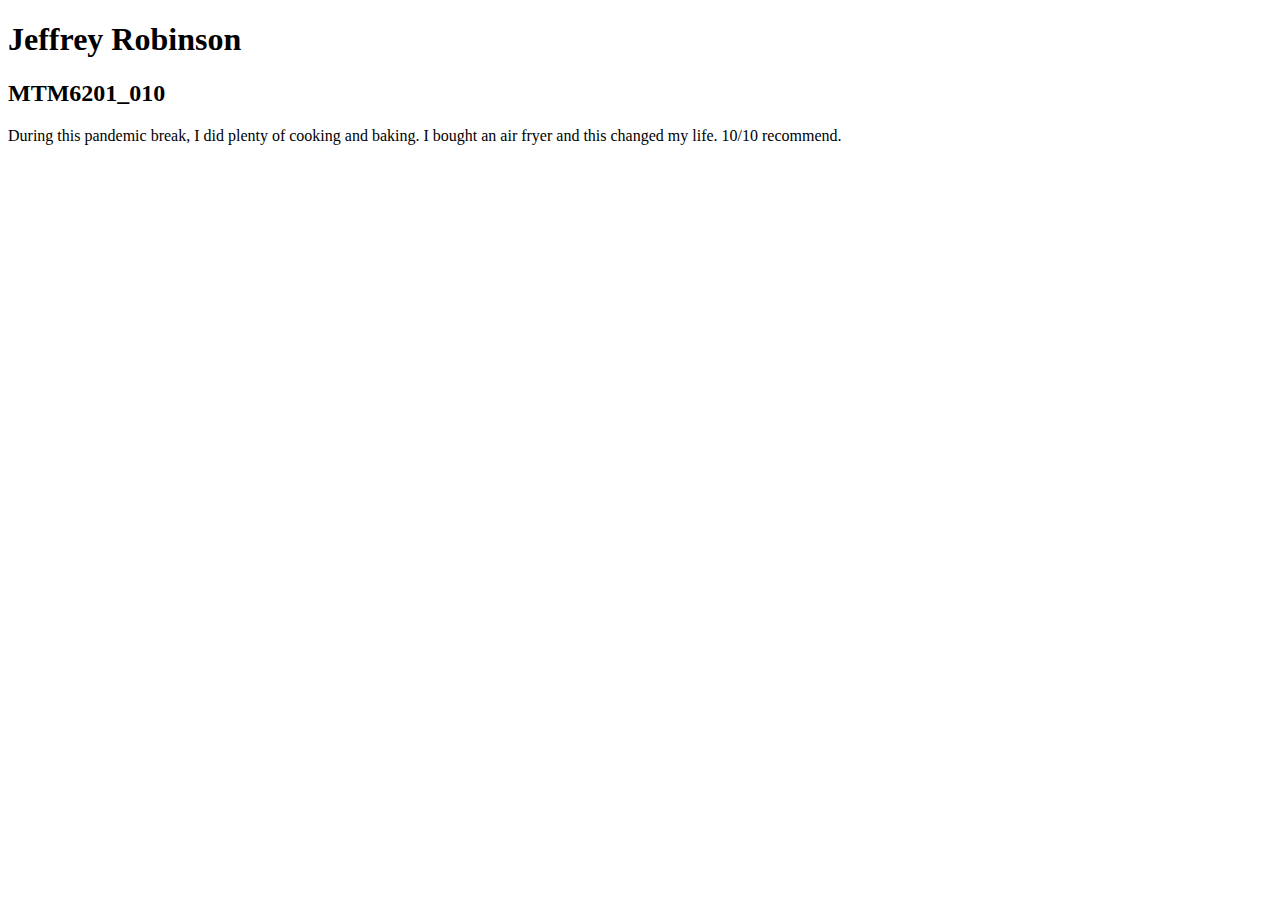
<file: index.html>
<!DOCTYPE html>
<html lang="en">
<head>
    <meta charset="UTF-8">
    <meta name="viewport" content="width=device-width, initial-scale=1.0">
    <title>Jeffrey Robinson</title>
</head>
<body>
    <h1>Jeffrey Robinson</h1>
    <h2>MTM6201_010</h2>
    <p>During this pandemic break, I did plenty of cooking and baking. I bought an air fryer and this changed my life. 10/10 recommend.</p>
</body>
</html>
</file>
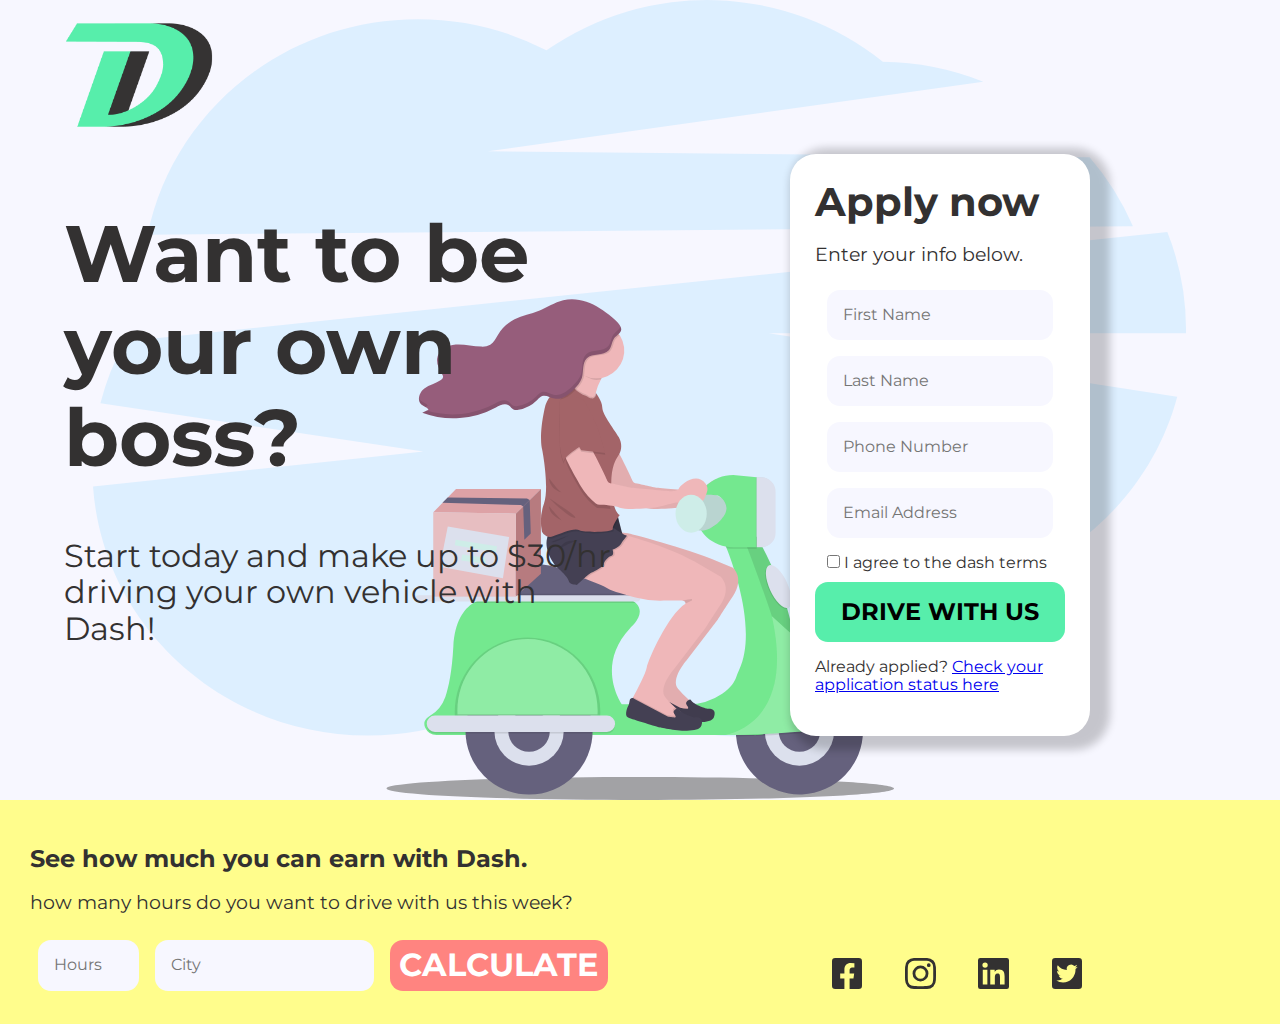
<file: landing-page/index.html>
<!DOCTYPE html>
<html lang="en">

<head>
    <meta charset="UTF-8">
    <meta name="viewport" content="width=device-width, initial-scale=1.0">
    <title>Dash</title>
    <!-- Add the favicon for header -->
    <link rel="icon" href="images/favicon.ico" type='image/x-icon'>
    <link rel="stylesheet" href="normalize/normalize.css">
    <link rel="stylesheet" href="css/styles.css">
</head>

<body>
    <main class="main">

        <header>
            <img src="images/logo/logo.png" alt="logo" width="150" height="150">
        </header>
        <!-- Create main section for grid display -->
        <!-- desktop view *text and table side by side* -->

        <section class="boss">
            <article class="article">
                <h1>Want to be your own boss?</h1>

                <p>Start today and make up to $30/hr driving your own vehicle with Dash!</p>
            </article>

            <article>
                <form class="form">
                    <div class="text">
                        <h2>Apply now</h2>
                        <h3>Enter your info below.</h3>
                    </div>

                    <!-- Set Dash fieldset with fname/lname/pnumber/email -->
                    <fieldset>
                        <input type="text" name="fname" id="fname" placeholder="First Name">
                    </fieldset>
                    <fieldset>
                        <input type="text" name="lname" id="lname" placeholder="Last Name">
                    </fieldset>
                    <fieldset>
                        <input type="text" name="pnumber" id="pnumber" placeholder="Phone Number">
                    </fieldset>
                    <fieldset>
                        <input type="text" name="email" id="email" placeholder="Email Address">
                    </fieldset>
                    <fieldset>
                        <input type="checkbox" name="terms"> I agree to the dash terms
                    </fieldset>

                    <button class="greenbutton">DRIVE WITH US</button>

                    <p>Already applied? <a href="#">Check your application status here</a></p>

                </form>
            </article>
        </section>

    </main>
    <footer>

        <div class="earn">
            <h2>See how much you can earn with Dash.</h2>
            <h3>how many hours do you want to drive with us this week?</h3>
        </div>

        <!-- inset a table to calculate hours and city below-->
        <div class="container">
            <div class="form-group">
                <input type="text" id="hours" name="hours" placeholder="Hours" class="calc">
                <input type="text" id="city" name="city" placeholder="City" class="calc">
                <button class="redbutton calc">CALCULATE</button>
            </div>
            <!-- Insert social media icons -->

            <div class="social">
                <img src="images/icons/facebook.svg" alt="facebook">
                <img src="images/icons/instagram.svg" alt="instagram">
                <img src="images/icons/linkedin.svg" alt="linkedin">
                <img src="images/icons/twitter.svg" alt="twitter">
            </div>
        </div>
    </footer>
</body>


</html>
</file>
<file: landing-page/css/styles.css>
@import url('https://fonts.googleapis.com/css2?family=Montserrat:wght@400;700&display=swap');

/* Mobile View */

* {
    box-sizing: border-box;
}
/* Set up  */
body {
    font-family:'Montserrat', sans-serif;
    background-color: #f7f7ff;
    color: #333131;

}
section article h1 {
    font-size: 5rem;
    font-weight: bold;
}
section article p {
    font-size: 2rem;
}
header, section {
    color: #333131;
}
/* Set up background image to go to start of footer for desktop*/
.main {
    background-image: url("../images/bg-image/scooter.svg");
    background-repeat: no-repeat;
    background-position: center;
    width: 375px;
    margin: auto;
}


.boss {
    display: grid;
    grid-template-columns: 1fr;
    grid-gap: 0;
    justify-items: center;
    align-content: space-between;
    gap: 0;
    }

.form {
    background-color: white;
    margin: 0 auto 4rem auto;
    padding: 25px;
    border: none;
    border-radius: 26px;
    cursor: pointer; 
    box-shadow: 10px 4px 8px 10px rgba(0, 0, 0, 0.2);
    width: 300px;
    
}

.text h2 {
    font-size: 2.5rem;
    margin-bottom: 0;
    margin-top: 0;
    font-weight: bolder;
}

.text h3 {
    font-weight: normal;
}

fieldset {
    border: none;
    margin: 0;
}

input[type=text] {
    background-color: #f7f7ff;
    border: none;
    width: 100%;
    padding: 1rem;
    border-radius: 13px;
}

.greenbutton {
    background-color: #57eeab;
    width: 100%;
    text-align: center;
    padding: 1rem;
    border-radius: 13px;
    border: none;
    font-size: 1.5rem;
    font-weight: bold;
}
.form p {
    font-size: 1rem;
}

footer {
    width: 100%;
    background-color: #fffd8c;
    padding: 25px 30px;
    color: #333131;
}
.earn h3 {
    font-weight: normal;
}
/* Create grid for form. hours 1fr city 3fr, calc below it 100% */
.form-group {
    display: grid;
    grid-template-columns: repeat(3, 1fr);
    grid-template-rows: repeat(2, 1fr);
    grid-gap: 1rem ;
    padding: .5rem;
}
.form-group .calc:nth-child(1) {
    grid-column: span 1;
}
.form-group .calc:nth-child(2) {
    grid-column: span 2;
}
.form-group .calc:nth-child(3) {
    grid-column: span 3;
}

.redbutton {
    background-color: #ff8480;
    width: 100%;
    padding: .25rem;
    font-size: 2rem;
    color: white;
    font-weight: bold;
    border: none;
    border-radius: 13px;
}

.social {
    display: flex;
    padding-top: 1rem;
    margin: auto;
    justify-content: space-around;
}      
   
/* Tablet Mode */
@media(min-width:679px) {
    /* set the form/main larger under breakpoint */
    .form {
        width: 600px;
        margin-top: 30rem;  
    }

    .main {
        width: 650px;
    }

/* Footer */

/* set footer grid display for calculate form for tablet and desktop displays */
    .form-group {
        display: grid;
        grid-template-columns: repeat(5, 1fr);
        grid-template-rows: repeat(1, 1fr);
        grid-gap: 1rem ;
        padding: .5rem;
    }
    .form-group .calc:nth-child(1) {
        grid-column: span 1;
    }
    .form-group .calc:nth-child(2) {
        grid-column: span 2;
    }
    .form-group .calc:nth-child(3) {
        grid-column: span 2;
    }
/* change icon position */
.social {
    width: 50%;
    }
}

/* Desktop view */
@media (min-width: 1023px){
    /* Change all grey area sizing */
    .main {
        width: 90%;
    }
    .form {
        margin-top: 0;
        width: 300px;
    }
    /* Change text and form to be side by side with large grid gap. */
    .boss {
        display: grid;
        grid-template-columns: repeat(2, 1fr);
        grid-template-rows: repeat(1, 1fr);
        grid-gap: 3rem;
    }
    /* Footer form and icons side by side with large grid gap */
    .container {
        display: grid;
        grid-template-columns: repeat(2, 1fr);
        grid-template-rows: repeat(1, 2fr);
        grid-gap: 3rem;
    }
}
/* worked on with Mo Farghali and Juan Chapparo */
</file>
